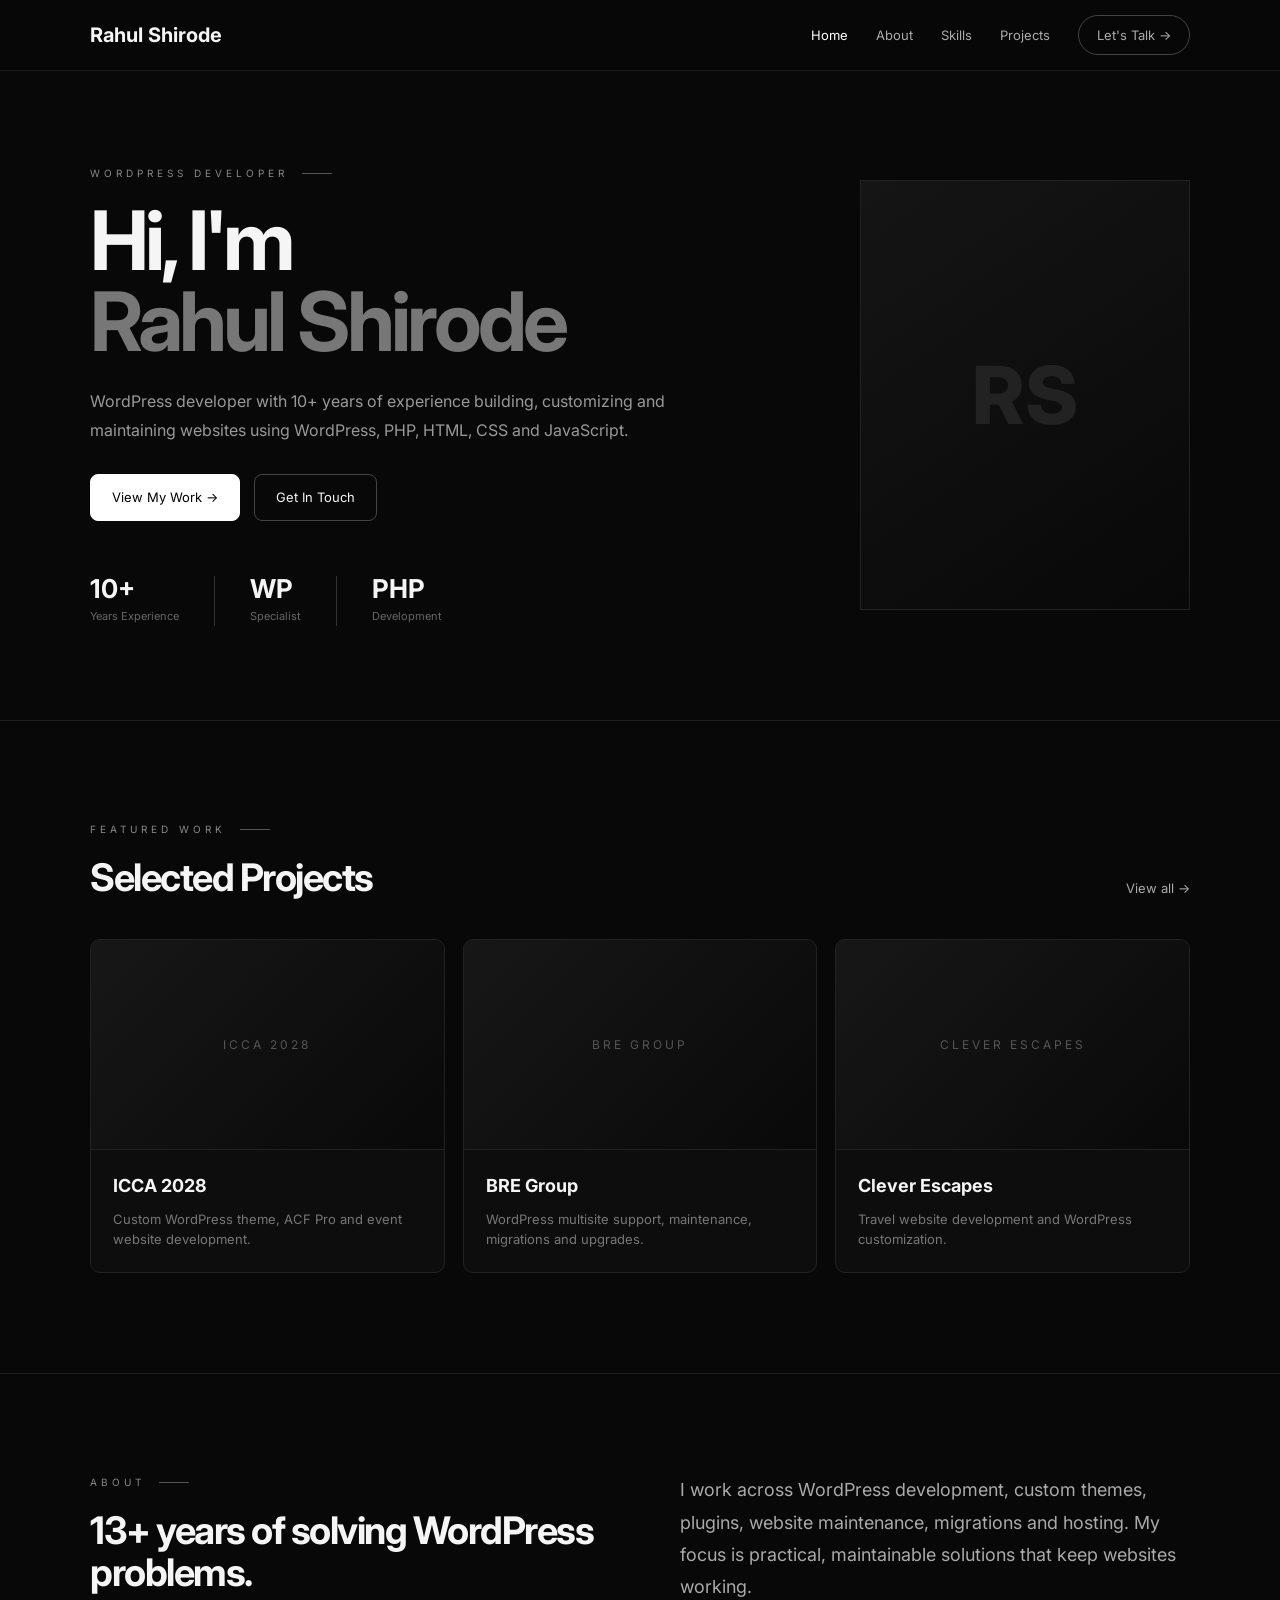
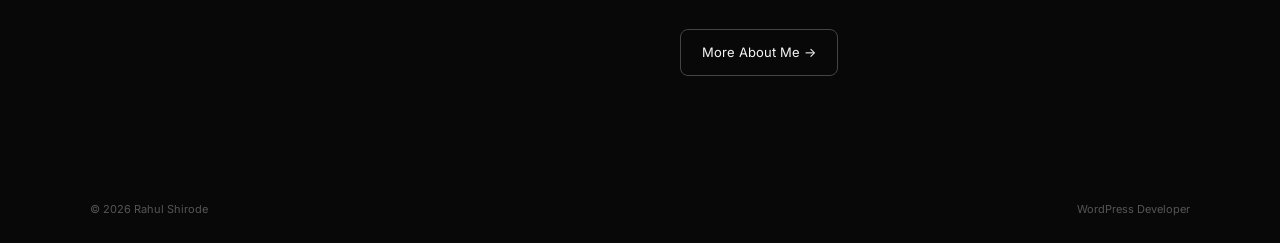
<file: index.html>
<html lang="en">
<head>
    <meta charset="UTF-8">
    <meta name="viewport" content="width=device-width, initial-scale=1.0">
    <meta name="description" content="Rahul Shirode — WordPress Developer with 10+ years of experience.">
    <title>Rahul Shirode | WordPress Developer</title>
    <link rel="preconnect" href="https://fonts.googleapis.com">
    <link rel="preconnect" href="https://fonts.gstatic.com" crossorigin>
    <link href="https://fonts.googleapis.com/css2?family=Inter:wght@400;500;600;700;800&display=swap" rel="stylesheet">
    <link rel="stylesheet" href="assets/css/style.css">
</head>
<body>
<header class="site-header">
    <div class="container nav">
        <a class="logo" href="index.html">Rahul Shirode</a>
        <button class="menu-toggle" aria-label="Toggle menu">☰</button>
        <nav class="nav-links">
            <a class="active" href="index.html">Home</a>
            <a href="about.html">About</a>
            <a href="skills.html">Skills</a>
            <a href="projects.html">Projects</a>
            <a class="nav-button" href="contact.html">Let's Talk →</a>
        </nav>
    </div>
</header>

<main>
<section class="hero">
    <div class="container hero-grid">
        <div class="hero-content">
            <div class="eyebrow">WordPress Developer</div>
            <h1>Hi, I'm<br><span>Rahul Shirode</span></h1>
            <p class="hero-description">
                WordPress developer with 10+ years of experience building,
                customizing and maintaining websites using WordPress, PHP,
                HTML, CSS and JavaScript.
            </p>
            <div class="buttons">
                <a class="button primary" href="projects.html">View My Work →</a>
                <a class="button secondary" href="contact.html">Get In Touch</a>
            </div>
            <div class="stats">
                <div class="stat"><strong>10+</strong><span>Years Experience</span></div>
                <div class="stat"><strong>WP</strong><span>Specialist</span></div>
                <div class="stat"><strong>PHP</strong><span>Development</span></div>
            </div>
        </div>
        <div class="hero-visual">
            <div class="portrait-placeholder">RS</div>
        </div>
    </div>
</section>

<section class="section">
    <div class="container">
        <div class="section-header">
            <div>
                <div class="eyebrow">Featured Work</div>
                <h2 class="section-title">Selected Projects</h2>
            </div>
            <a class="text-link" href="projects.html">View all →</a>
        </div>

        <div class="project-grid">
            <article class="project-card">
                <div class="project-image">ICCA 2028</div>
                <div class="project-content">
                    <h3>ICCA 2028</h3>
                    <p>Custom WordPress theme, ACF Pro and event website development.</p>
                </div>
            </article>
            <article class="project-card">
                <div class="project-image">BRE GROUP</div>
                <div class="project-content">
                    <h3>BRE Group</h3>
                    <p>WordPress multisite support, maintenance, migrations and upgrades.</p>
                </div>
            </article>
            <article class="project-card">
                <div class="project-image">CLEVER ESCAPES</div>
                <div class="project-content">
                    <h3>Clever Escapes</h3>
                    <p>Travel website development and WordPress customization.</p>
                </div>
            </article>
        </div>
    </div>
</section>

<section class="section section-border">
    <div class="container split">
        <div>
            <div class="eyebrow">About</div>
            <h2 class="section-title">13+ years of solving WordPress problems.</h2>
        </div>
        <div>
            <p class="large-text">
                I work across WordPress development, custom themes, plugins,
                website maintenance, migrations and hosting. My focus is
                practical, maintainable solutions that keep websites working.
            </p>
            <a class="button secondary" href="about.html">More About Me →</a>
        </div>
    </div>
</section>
</main>

<footer class="footer">
    <div class="container footer-inner">
        <span>© <span id="year"></span> Rahul Shirode</span>
        <span>WordPress Developer</span>
    </div>
</footer>
<script src="assets/js/main.js"></script>
</body>
</html>
</file>
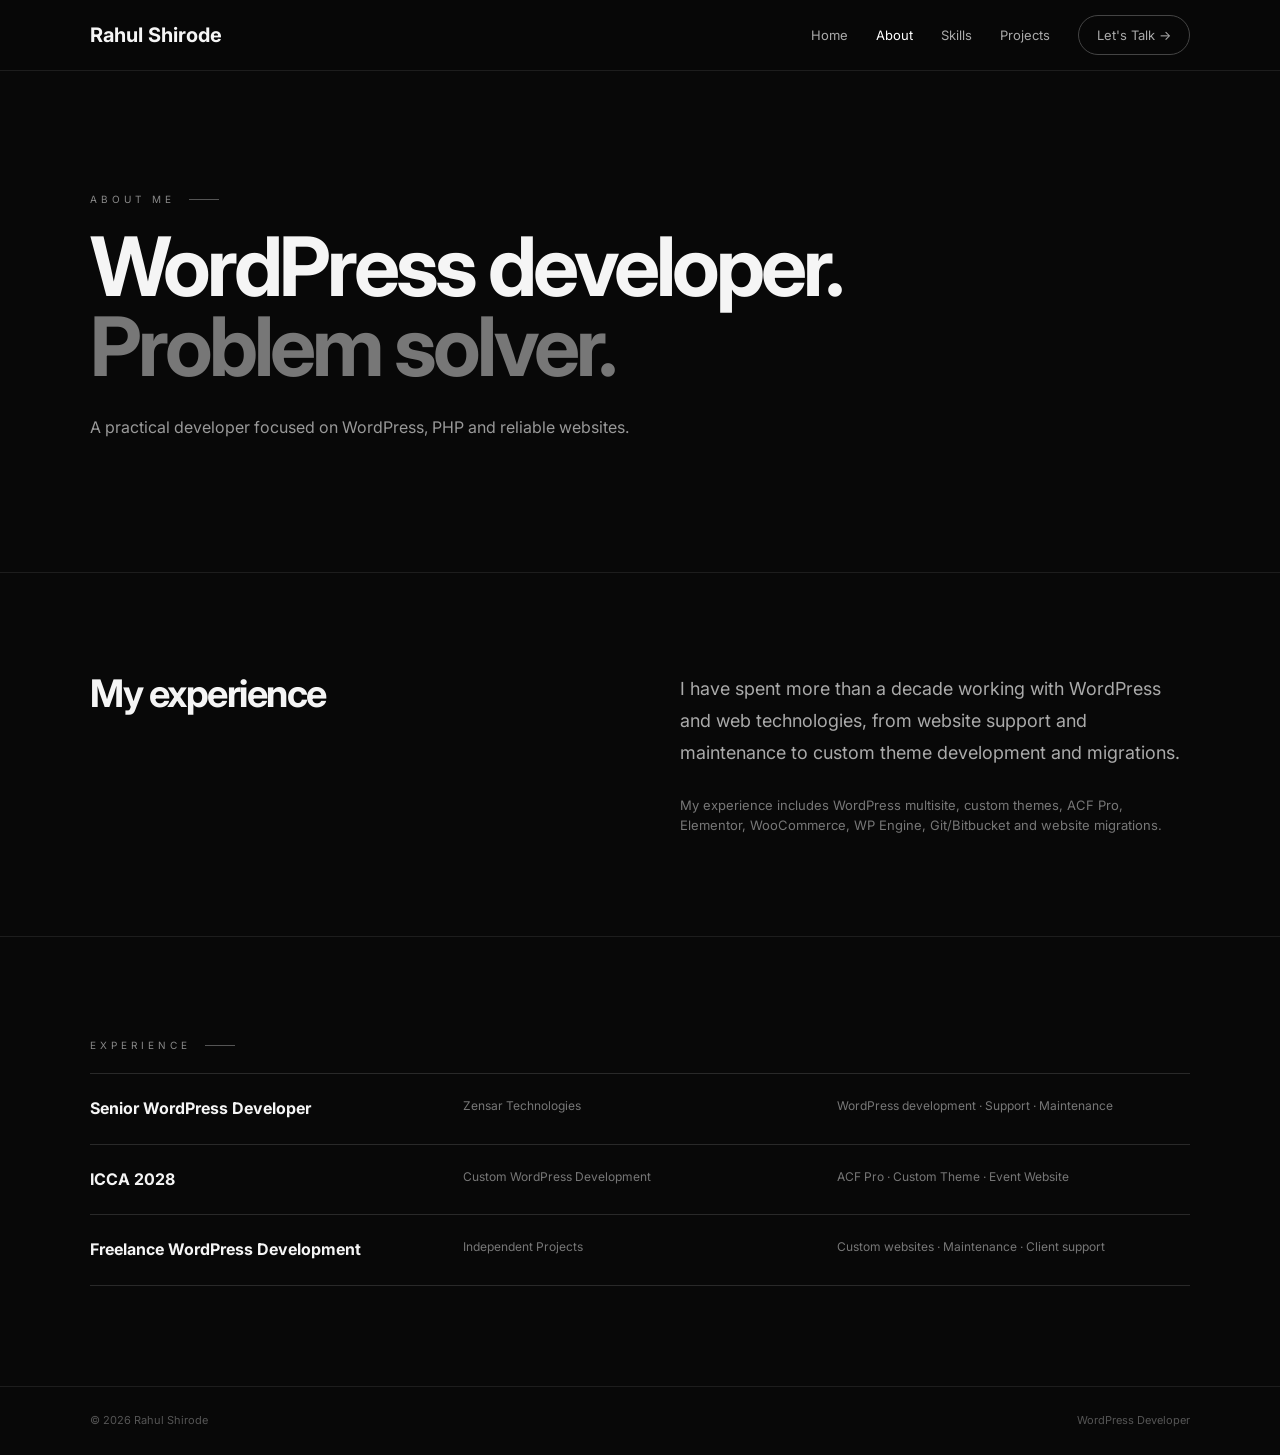
<file: about.html>
<!DOCTYPE html>
<html lang="en">
<head>
    <meta charset="UTF-8">
    <meta name="viewport" content="width=device-width, initial-scale=1.0">
    <title>About | Rahul Shirode</title>
    <link rel="preconnect" href="https://fonts.googleapis.com">
    <link rel="preconnect" href="https://fonts.gstatic.com" crossorigin>
    <link href="https://fonts.googleapis.com/css2?family=Inter:wght@400;500;600;700;800&display=swap" rel="stylesheet">
    <link rel="stylesheet" href="assets/css/style.css">
</head>
<body>
<header class="site-header"><div class="container nav">
    <a class="logo" href="index.html">Rahul Shirode</a>
    <button class="menu-toggle" aria-label="Toggle menu">☰</button>
    <nav class="nav-links">
        <a href="index.html">Home</a><a class="active" href="about.html">About</a>
        <a href="skills.html">Skills</a><a href="projects.html">Projects</a>
        <a class="nav-button" href="contact.html">Let's Talk →</a>
    </nav>
</div></header>

<main>
<section class="page-hero"><div class="container">
    <div class="eyebrow">About Me</div>
    <h1>WordPress developer.<br><span>Problem solver.</span></h1>
    <p class="hero-description">A practical developer focused on WordPress, PHP and reliable websites.</p>
</div></section>

<section class="section"><div class="container split">
    <div><h2 class="section-title">My experience</h2></div>
    <div>
        <p class="large-text">I have spent more than a decade working with WordPress and web technologies, from website support and maintenance to custom theme development and migrations.</p>
        <p class="muted">My experience includes WordPress multisite, custom themes, ACF Pro, Elementor, WooCommerce, WP Engine, Git/Bitbucket and website migrations.</p>
    </div>
</div></section>

<section class="section"><div class="container">
    <div class="eyebrow">Experience</div>
    <div class="timeline">
        <div class="timeline-item"><strong>Senior WordPress Developer</strong><span>Zensar Technologies</span><small>WordPress development · Support · Maintenance</small></div>
        <div class="timeline-item"><strong>ICCA 2028</strong><span>Custom WordPress Development</span><small>ACF Pro · Custom Theme · Event Website</small></div>
        <div class="timeline-item"><strong>Freelance WordPress Development</strong><span>Independent Projects</span><small>Custom websites · Maintenance · Client support</small></div>
    </div>
</div></section>
</main>

<footer class="footer"><div class="container footer-inner"><span>© <span id="year"></span> Rahul Shirode</span><span>WordPress Developer</span></div></footer>
<script src="assets/js/main.js"></script>
</body>
</html>
</file>
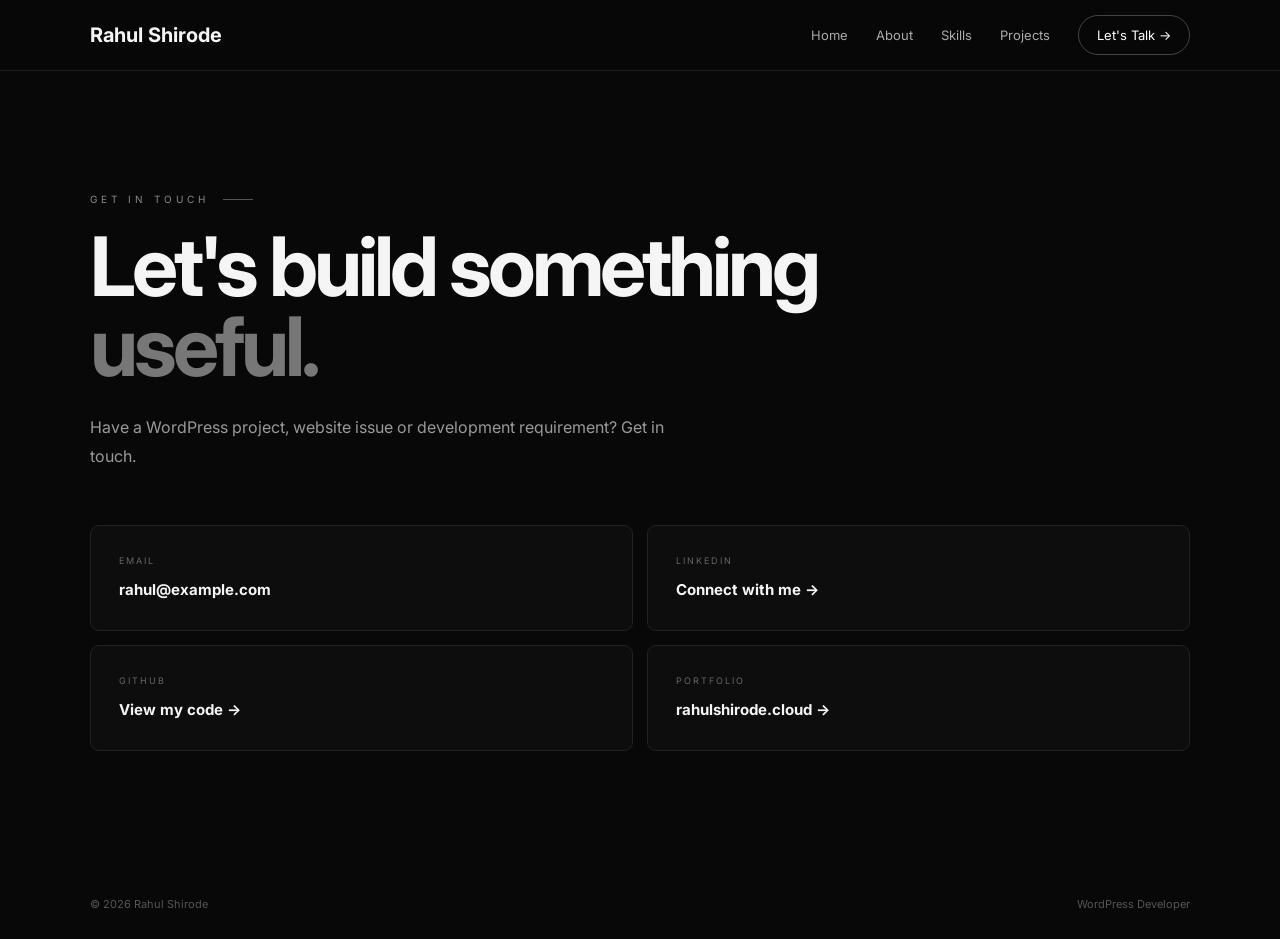
<file: contact.html>
<!DOCTYPE html>
<html lang="en">
<head>
<meta charset="UTF-8"><meta name="viewport" content="width=device-width, initial-scale=1.0">
<title>Contact | Rahul Shirode</title>
<link rel="preconnect" href="https://fonts.googleapis.com"><link rel="preconnect" href="https://fonts.gstatic.com" crossorigin>
<link href="https://fonts.googleapis.com/css2?family=Inter:wght@400;500;600;700;800&display=swap" rel="stylesheet">
<link rel="stylesheet" href="assets/css/style.css">
</head>
<body>
<header class="site-header"><div class="container nav">
<a class="logo" href="index.html">Rahul Shirode</a><button class="menu-toggle" aria-label="Toggle menu">☰</button>
<nav class="nav-links"><a href="index.html">Home</a><a href="about.html">About</a><a href="skills.html">Skills</a><a href="projects.html">Projects</a><a class="nav-button active" href="contact.html">Let's Talk →</a></nav>
</div></header>

<main>
<section class="contact-page"><div class="container">
<div class="eyebrow">Get In Touch</div>
<h1>Let's build something<br><span>useful.</span></h1>
<p class="hero-description">Have a WordPress project, website issue or development requirement? Get in touch.</p>
<div class="contact-grid">
<a href="mailto:rahul@example.com" class="contact-card"><small>Email</small><strong>rahul@example.com</strong></a>
<a href="https://www.linkedin.com/" target="_blank" rel="noopener" class="contact-card"><small>LinkedIn</small><strong>Connect with me →</strong></a>
<a href="https://github.com/" target="_blank" rel="noopener" class="contact-card"><small>GitHub</small><strong>View my code →</strong></a>
<a href="https://rahulshirode.cloud/" target="_blank" rel="noopener" class="contact-card"><small>Portfolio</small><strong>rahulshirode.cloud →</strong></a>
</div>
</div></section>
</main>
<footer class="footer"><div class="container footer-inner"><span>© <span id="year"></span> Rahul Shirode</span><span>WordPress Developer</span></div></footer>
<script src="assets/js/main.js"></script>
</body>
</html>
</file>
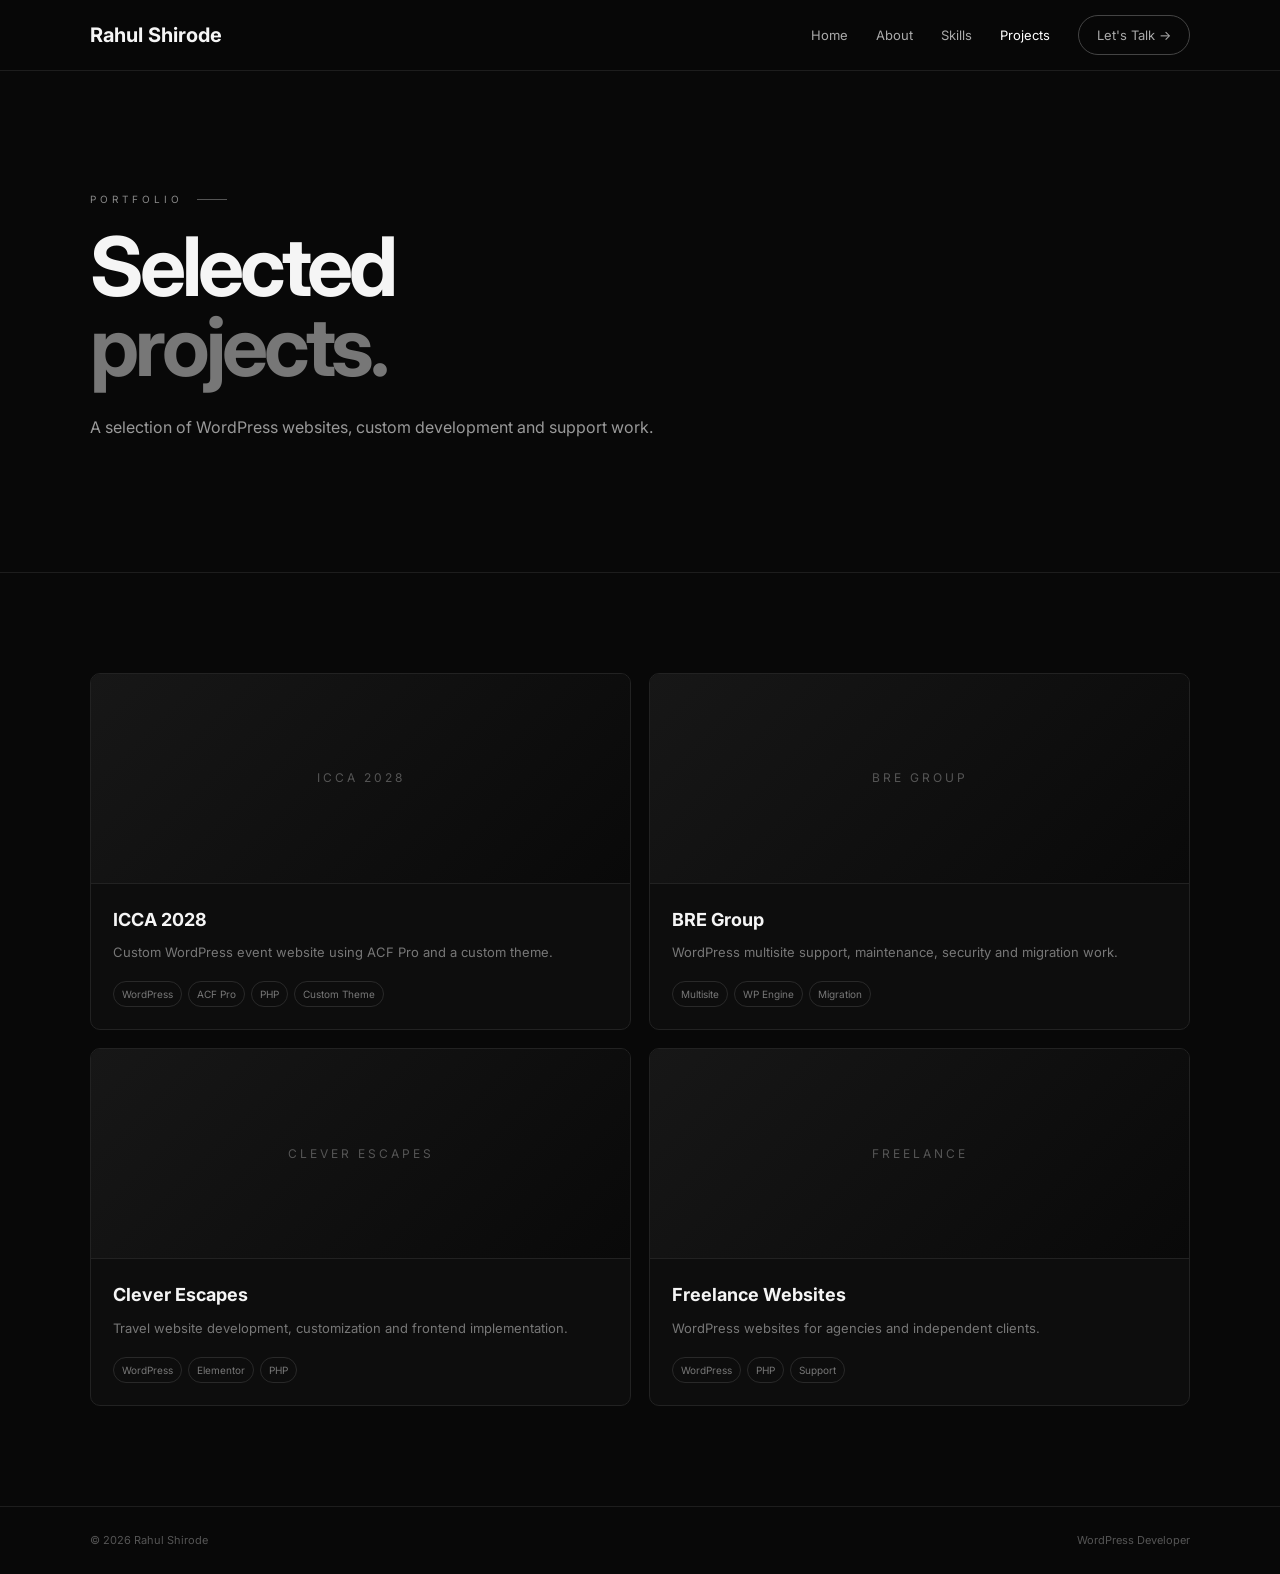
<file: projects.html>
<html lang="en">
<head>
<meta charset="UTF-8"><meta name="viewport" content="width=device-width, initial-scale=1.0">
<title>Projects | Rahul Shirode | 10+ Experiance</title>
<link rel="preconnect" href="https://fonts.googleapis.com"><link rel="preconnect" href="https://fonts.gstatic.com" crossorigin>
<link href="https://fonts.googleapis.com/css2?family=Inter:wght@400;500;600;700;800&display=swap" rel="stylesheet">
<link rel="stylesheet" href="assets/css/style.css">
</head>
<body>
<header class="site-header"><div class="container nav">
<a class="logo" href="index.html">Rahul Shirode</a><button class="menu-toggle" aria-label="Toggle menu">☰</button>
<nav class="nav-links"><a href="index.html">Home</a><a href="about.html">About</a><a href="skills.html">Skills</a><a class="active" href="projects.html">Projects</a><a class="nav-button" href="contact.html">Let's Talk →</a></nav>
</div></header>

<main>
<section class="page-hero"><div class="container"><div class="eyebrow">Portfolio</div><h1>Selected<br><span>projects.</span></h1><p class="hero-description">A selection of WordPress websites, custom development and support work.</p></div></section>
<section class="section"><div class="container project-grid project-grid-large">
<article class="project-card"><div class="project-image">ICCA 2028</div><div class="project-content"><h3>ICCA 2028</h3><p>Custom WordPress event website using ACF Pro and a custom theme.</p><div class="tags"><span>WordPress</span><span>ACF Pro</span><span>PHP</span><span>Custom Theme</span></div></div></article>
<article class="project-card"><div class="project-image">BRE GROUP</div><div class="project-content"><h3>BRE Group</h3><p>WordPress multisite support, maintenance, security and migration work.</p><div class="tags"><span>Multisite</span><span>WP Engine</span><span>Migration</span></div></div></article>
<article class="project-card"><div class="project-image">CLEVER ESCAPES</div><div class="project-content"><h3>Clever Escapes</h3><p>Travel website development, customization and frontend implementation.</p><div class="tags"><span>WordPress</span><span>Elementor</span><span>PHP</span></div></div></article>
<article class="project-card"><div class="project-image">FREELANCE</div><div class="project-content"><h3>Freelance Websites</h3><p>WordPress websites for agencies and independent clients.</p><div class="tags"><span>WordPress</span><span>PHP</span><span>Support</span></div></div></article>
</div></div></section>
</main>
<footer class="footer"><div class="container footer-inner"><span>© <span id="year"></span> Rahul Shirode</span><span>WordPress Developer</span></div></footer>
<script src="assets/js/main.js"></script>
</body>
</html>
</file>
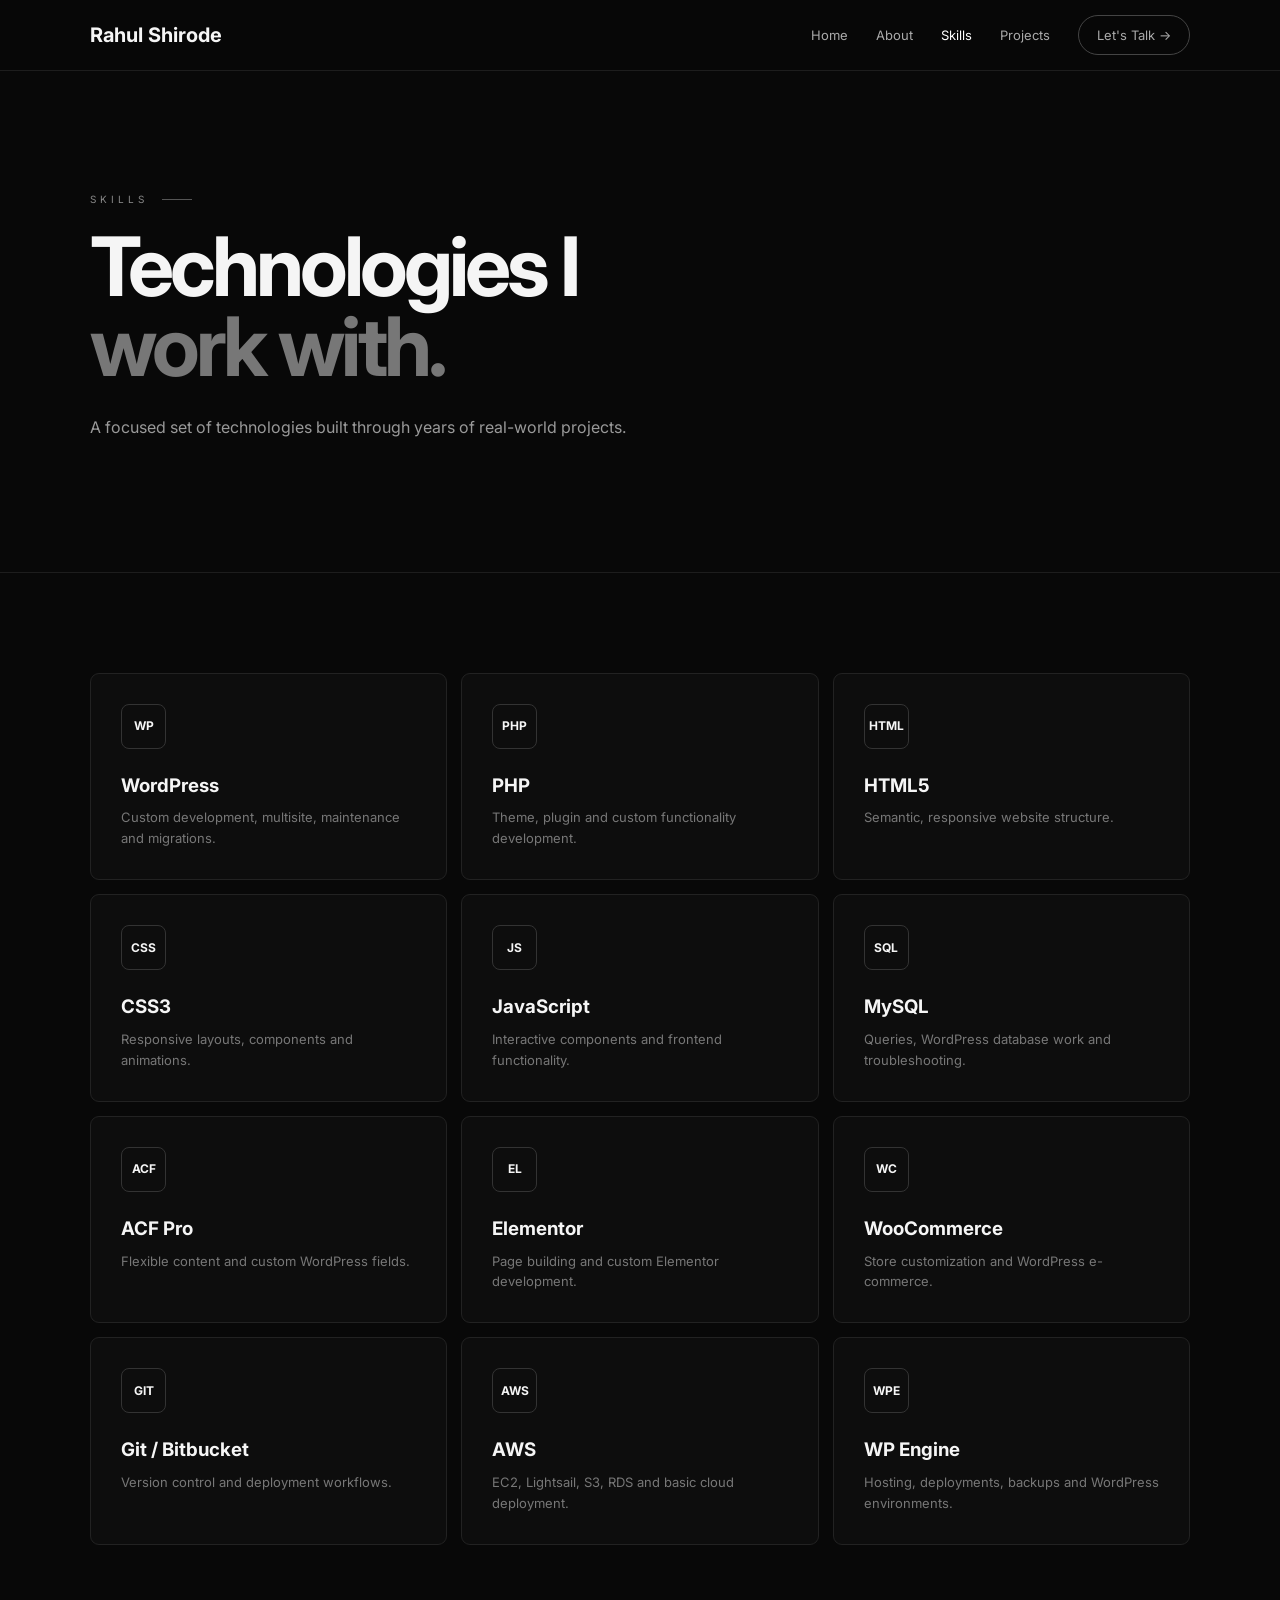
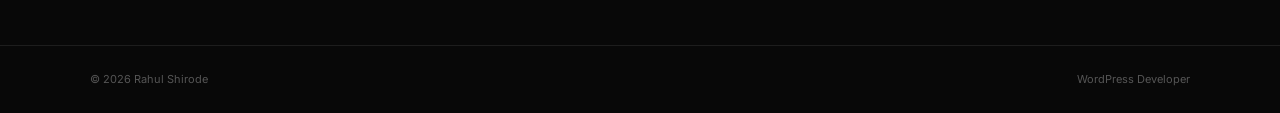
<file: skills.html>
<!DOCTYPE html>
<html lang="en">
<head>
    <meta charset="UTF-8"><meta name="viewport" content="width=device-width, initial-scale=1.0">
    <title>Skills | Rahul Shirode</title>
    <link rel="preconnect" href="https://fonts.googleapis.com"><link rel="preconnect" href="https://fonts.gstatic.com" crossorigin>
    <link href="https://fonts.googleapis.com/css2?family=Inter:wght@400;500;600;700;800&display=swap" rel="stylesheet">
    <link rel="stylesheet" href="assets/css/style.css">
</head>
<body>
<header class="site-header"><div class="container nav">
<a class="logo" href="index.html">Rahul Shirode</a><button class="menu-toggle" aria-label="Toggle menu">☰</button>
<nav class="nav-links"><a href="index.html">Home</a><a href="about.html">About</a><a class="active" href="skills.html">Skills</a><a href="projects.html">Projects</a><a class="nav-button" href="contact.html">Let's Talk →</a></nav>
</div></header>

<main>
<section class="page-hero"><div class="container"><div class="eyebrow">Skills</div><h1>Technologies I<br><span>work with.</span></h1><p class="hero-description">A focused set of technologies built through years of real-world projects.</p></div></section>
<section class="section"><div class="container"><div class="skills-grid">
<div class="skill-card"><b>WP</b><h3>WordPress</h3><p>Custom development, multisite, maintenance and migrations.</p></div>
<div class="skill-card"><b>PHP</b><h3>PHP</h3><p>Theme, plugin and custom functionality development.</p></div>
<div class="skill-card"><b>HTML</b><h3>HTML5</h3><p>Semantic, responsive website structure.</p></div>
<div class="skill-card"><b>CSS</b><h3>CSS3</h3><p>Responsive layouts, components and animations.</p></div>
<div class="skill-card"><b>JS</b><h3>JavaScript</h3><p>Interactive components and frontend functionality.</p></div>
<div class="skill-card"><b>SQL</b><h3>MySQL</h3><p>Queries, WordPress database work and troubleshooting.</p></div>
<div class="skill-card"><b>ACF</b><h3>ACF Pro</h3><p>Flexible content and custom WordPress fields.</p></div>
<div class="skill-card"><b>EL</b><h3>Elementor</h3><p>Page building and custom Elementor development.</p></div>
<div class="skill-card"><b>WC</b><h3>WooCommerce</h3><p>Store customization and WordPress e-commerce.</p></div>
<div class="skill-card"><b>GIT</b><h3>Git / Bitbucket</h3><p>Version control and deployment workflows.</p></div>
<div class="skill-card"><b>AWS</b><h3>AWS</h3><p>EC2, Lightsail, S3, RDS and basic cloud deployment.</p></div>
<div class="skill-card"><b>WPE</b><h3>WP Engine</h3><p>Hosting, deployments, backups and WordPress environments.</p></div>
</div></div></section>
</main>
<footer class="footer"><div class="container footer-inner"><span>© <span id="year"></span> Rahul Shirode</span><span>WordPress Developer</span></div></footer>
<script src="assets/js/main.js"></script>
</body>
</html>
</file>
<file: assets/css/style.css>
*{margin:0;padding:0;box-sizing:border-box}html{scroll-behavior:smooth}body{background:#080808;color:#f5f5f5;font-family:Inter,sans-serif;line-height:1.6}a{color:inherit;text-decoration:none}.container{width:min(1100px,calc(100% - 40px));margin:auto}.site-header{position:sticky;top:0;z-index:1000;background:rgba(8,8,8,.92);backdrop-filter:blur(12px);border-bottom:1px solid #1d1d1d}.nav{height:70px;display:flex;align-items:center;justify-content:space-between}.logo{font-size:20px;font-weight:700}.nav-links{display:flex;align-items:center;gap:28px;font-size:13px;color:#aaa}.nav-links a:hover,.nav-links a.active{color:#fff}.nav-button{border:1px solid #444;border-radius:30px;padding:9px 18px}.nav-button:hover{background:#fff;color:#000}.menu-toggle{display:none;background:none;border:0;color:#fff;font-size:24px}.hero{min-height:650px;border-bottom:1px solid #1d1d1d;display:flex;align-items:center}.hero-grid{display:grid;grid-template-columns:1.2fr .8fr;align-items:center}.hero-content{padding:80px 0}.eyebrow{display:flex;align-items:center;gap:14px;color:#888;font-size:10px;letter-spacing:4px;text-transform:uppercase;margin-bottom:20px}.eyebrow:after{content:"";width:30px;height:1px;background:#555}.hero h1,.page-hero h1,.contact-page h1{font-size:clamp(50px,7vw,82px);line-height:.98;letter-spacing:-4px;margin-bottom:25px}.hero h1 span,.page-hero h1 span,.contact-page h1 span{color:#777}.hero-description{max-width:620px;color:#999;font-size:16px;line-height:1.8;margin-bottom:30px}.buttons{display:flex;gap:14px;margin-bottom:55px}.button{display:inline-flex;align-items:center;justify-content:center;padding:12px 21px;border:1px solid #444;border-radius:8px;font-size:13px;transition:.2s}.button.primary{background:#fff;color:#000;border-color:#fff}.button:hover{transform:translateY(-2px)}.button.secondary:hover{background:#fff;color:#000}.stats{display:flex;gap:35px}.stat{padding-right:35px;border-right:1px solid #333}.stat:last-child{border:0}.stat strong{display:block;font-size:26px;line-height:1;margin-bottom:6px}.stat span{font-size:11px;color:#666}.hero-visual{display:flex;justify-content:flex-end}.portrait-placeholder{width:330px;height:430px;border:1px solid #222;background:linear-gradient(145deg,#151515,#080808);display:flex;align-items:center;justify-content:center;font-size:80px;font-weight:800;color:#222}.section{padding:100px 0;border-bottom:1px solid #1d1d1d}.section-border{border-bottom:0}.section-header{display:flex;justify-content:space-between;align-items:end;margin-bottom:40px}.section-title{font-size:38px;line-height:1.1;letter-spacing:-1.5px}.text-link{color:#aaa;font-size:13px}.project-grid{display:grid;grid-template-columns:repeat(3,1fr);gap:18px}.project-grid-large{grid-template-columns:repeat(2,1fr)}.project-card{background:#0d0d0d;border:1px solid #222;border-radius:10px;overflow:hidden;transition:.25s}.project-card:hover{transform:translateY(-4px);border-color:#444}.project-image{height:210px;display:flex;align-items:center;justify-content:center;background:linear-gradient(135deg,#171717,#090909);border-bottom:1px solid #222;color:#555;font-size:12px;letter-spacing:3px}.project-content{padding:22px}.project-content h3{font-size:18px;margin-bottom:8px}.project-content p,.muted{color:#777;font-size:13px}.tags{display:flex;flex-wrap:wrap;gap:6px;margin-top:18px}.tags span{border:1px solid #292929;border-radius:20px;padding:4px 8px;color:#777;font-size:10px}.split{display:grid;grid-template-columns:1fr 1fr;gap:80px}.large-text{color:#aaa;font-size:18px;line-height:1.8;margin-bottom:25px}.page-hero{padding:120px 0 100px;border-bottom:1px solid #1d1d1d}.skills-grid{display:grid;grid-template-columns:repeat(3,1fr);gap:14px}.skill-card{padding:30px;border:1px solid #222;background:#0d0d0d;border-radius:9px}.skill-card b{display:flex;width:45px;height:45px;align-items:center;justify-content:center;border:1px solid #333;border-radius:8px;margin-bottom:22px;font-size:12px}.skill-card h3{margin-bottom:7px}.skill-card p{color:#777;font-size:13px}.timeline{border-top:1px solid #292929}.timeline-item{display:grid;grid-template-columns:1fr 1fr 1fr;gap:20px;padding:22px 0;border-bottom:1px solid #292929}.timeline-item span,.timeline-item small{color:#777;font-size:12px}.contact-page{padding:120px 0}.contact-grid{display:grid;grid-template-columns:1fr 1fr;gap:14px;margin-top:55px}.contact-card{padding:28px;border:1px solid #222;background:#0d0d0d;border-radius:9px;transition:.2s}.contact-card:hover{border-color:#555;transform:translateY(-3px)}.contact-card small{display:block;color:#666;text-transform:uppercase;letter-spacing:2px;font-size:9px;margin-bottom:8px}.contact-card strong{font-size:15px}.footer{padding:25px 0;color:#555;font-size:11px}.footer-inner{display:flex;justify-content:space-between}@media(max-width:800px){.nav-links{display:none;position:absolute;left:0;right:0;top:70px;background:#080808;border-bottom:1px solid #222;padding:20px;flex-direction:column;align-items:flex-start}.nav-links.open{display:flex}.menu-toggle{display:block}.hero{min-height:auto}.hero-grid{grid-template-columns:1fr}.hero-visual{display:none}.hero-content{padding:90px 0}.hero h1,.page-hero h1,.contact-page h1{font-size:52px;letter-spacing:-2px}.project-grid,.project-grid-large,.skills-grid,.split,.contact-grid{grid-template-columns:1fr}.section{padding:70px 0}.section-header{display:block}.section-header .text-link{display:inline-block;margin-top:15px}.timeline-item{grid-template-columns:1fr}.stats{gap:18px}.stat{padding-right:18px}}@media(max-width:500px){.container{width:calc(100% - 30px)}.buttons{flex-direction:column}.button{width:100%}.hero h1,.page-hero h1,.contact-page h1{font-size:45px}.stats{display:grid;grid-template-columns:1fr 1fr}.stat{border:0}.footer-inner{gap:10px;flex-direction:column}}
</file>
